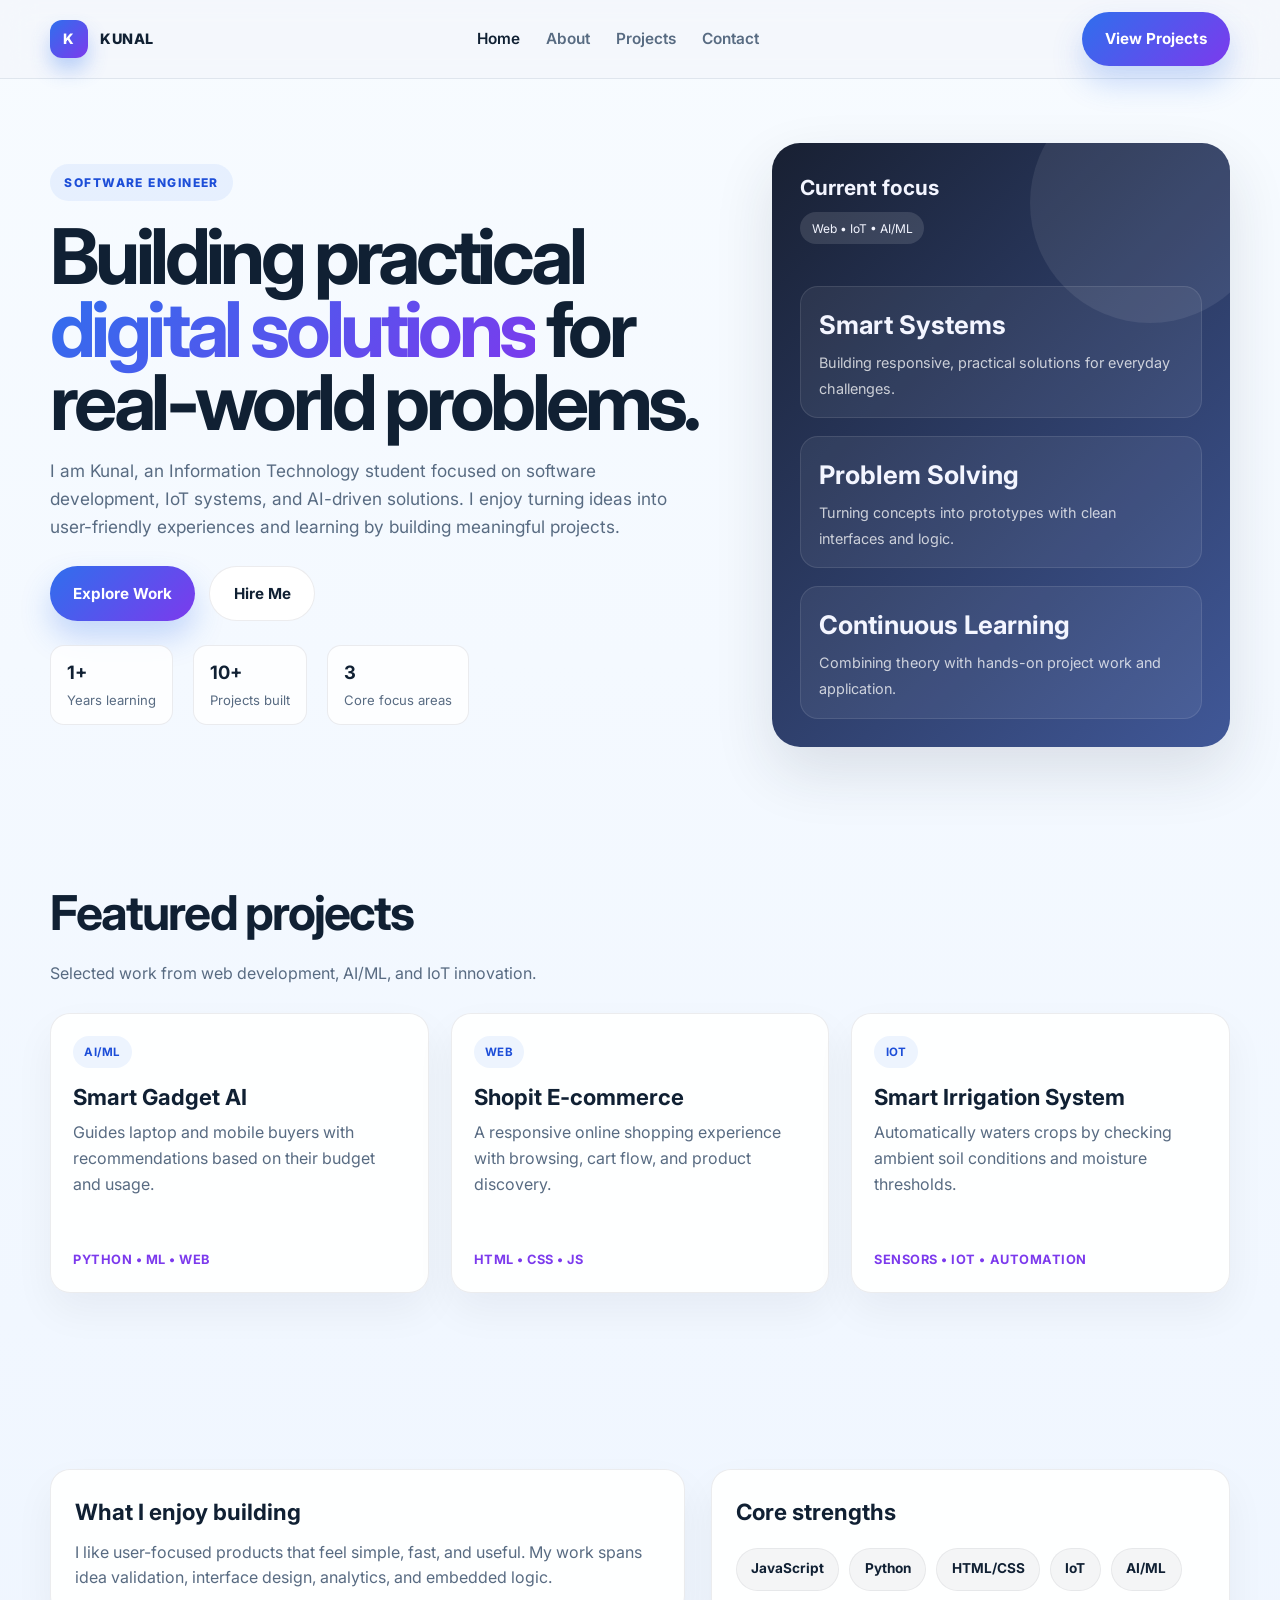
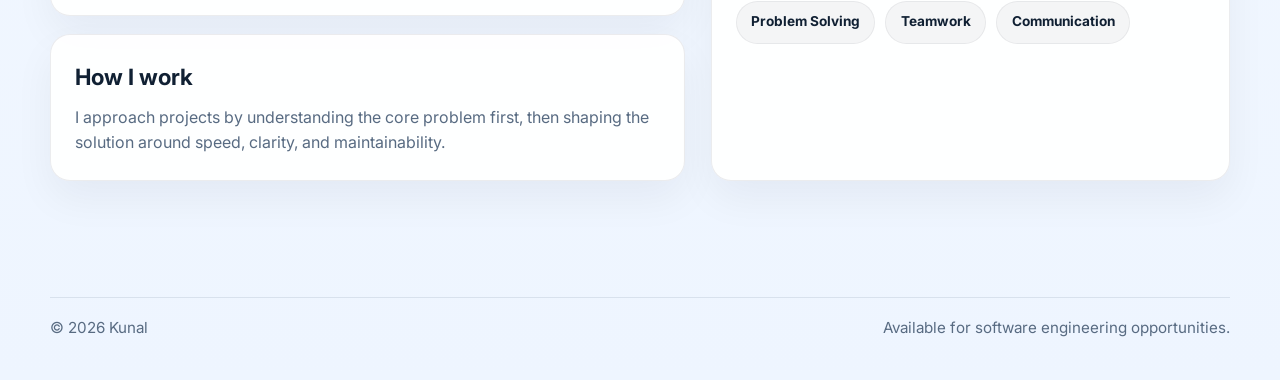
<file: index.html>
<!DOCTYPE html>
<html lang="en">
  <head>
    <meta charset="UTF-8" />
    <meta name="viewport" content="width=device-width, initial-scale=1.0" />
    <title>Kunal | Software Engineer Portfolio</title>
    <meta
      name="description"
      content="Portfolio of Kunal, a software engineer and learner focused on web, IoT, and AI/ML projects."
    />
    <link rel="preconnect" href="https://fonts.googleapis.com" />
    <link rel="preconnect" href="https://fonts.gstatic.com" crossorigin />
    <link
      href="https://fonts.googleapis.com/css2?family=Inter:wght@400;500;600;700;800;900&display=swap"
      rel="stylesheet"
    />
    <link rel="stylesheet" href="styles.css" />
  </head>
  <body>
    <header class="site-header">
      <div class="container navbar">
        <a href="index.html" class="brand" aria-label="Kunal home">
          <span class="brand-mark">K</span>
          <span>Kunal</span>
        </a>

        <nav class="nav-links" aria-label="Main navigation">
          <a href="index.html">Home</a>
          <a href="about.html">About</a>
          <a href="projects.html">Projects</a>
          <a href="contact.html">Contact</a>
        </nav>

        <div class="nav-actions">
          <a class="button primary" href="projects.html">View Projects</a>
          <button class="mobile-toggle" type="button" aria-label="Toggle menu">☰</button>
        </div>
      </div>
    </header>

    <main>
      <section class="hero section">
        <div class="container hero-grid">
          <div>
            <span class="eyebrow">Software Engineer</span>
            <h1>
              Building practical <span class="highlight">digital solutions</span>
              for real-world problems.
            </h1>
            <p class="hero-copy">
              I am Kunal, an Information Technology student focused on software development,
              IoT systems, and AI-driven solutions. I enjoy turning ideas into user-friendly
              experiences and learning by building meaningful projects.
            </p>

            <div class="hero-actions">
              <a class="button primary" href="projects.html">Explore Work</a>
              <a class="button secondary" href="contact.html">Hire Me</a>
            </div>

            <div class="quick-meta">
              <div class="stat-pill">
                <div>
                  <strong>1+</strong>
                  <span>Years learning</span>
                </div>
              </div>
              <div class="stat-pill">
                <div>
                  <strong>10+</strong>
                  <span>Projects built</span>
                </div>
              </div>
              <div class="stat-pill">
                <div>
                  <strong>3</strong>
                  <span>Core focus areas</span>
                </div>
              </div>
            </div>
          </div>

          <aside class="hero-card" aria-label="Profile summary">
            <h3>Current focus</h3>
            <span class="mini-label">Web • IoT • AI/ML</span>

            <div class="metric-box">
              <div class="metric">
                <strong>Smart Systems</strong>
                <span>Building responsive, practical solutions for everyday challenges.</span>
              </div>
              <div class="metric">
                <strong>Problem Solving</strong>
                <span>Turning concepts into prototypes with clean interfaces and logic.</span>
              </div>
              <div class="metric">
                <strong>Continuous Learning</strong>
                <span>Combining theory with hands-on project work and application.</span>
              </div>
            </div>
          </aside>
        </div>
      </section>

      <section class="section">
        <div class="container">
          <div class="section-header">
            <h2>Featured projects</h2>
            <p>Selected work from web development, AI/ML, and IoT innovation.</p>
          </div>

          <div class="card-grid">
            <article class="project-card">
              <span class="tag">AI/ML</span>
              <h3>Smart Gadget AI</h3>
              <p>Guides laptop and mobile buyers with recommendations based on their budget and usage.</p>
              <div class="stack">Python • ML • Web</div>
            </article>

            <article class="project-card">
              <span class="tag">Web</span>
              <h3>Shopit E-commerce</h3>
              <p>A responsive online shopping experience with browsing, cart flow, and product discovery.</p>
              <div class="stack">HTML • CSS • JS</div>
            </article>

            <article class="project-card">
              <span class="tag">IoT</span>
              <h3>Smart Irrigation System</h3>
              <p>Automatically waters crops by checking ambient soil conditions and moisture thresholds.</p>
              <div class="stack">Sensors • IOT • Automation</div>
            </article>
          </div>
        </div>
      </section>

      <section class="section">
        <div class="container two-column">
          <div class="text-list">
            <div class="info-card">
              <h3>What I enjoy building</h3>
              <p>
                I like user-focused products that feel simple, fast, and useful. My work spans idea validation,
                interface design, analytics, and embedded logic.
              </p>
            </div>

            <div class="info-card">
              <h3>How I work</h3>
              <p>
                I approach projects by understanding the core problem first, then shaping the solution around speed,
                clarity, and maintainability.
              </p>
            </div>
          </div>

          <div class="skill-card">
            <h3>Core strengths</h3>
            <div class="chip-list">
              <span class="chip">JavaScript</span>
              <span class="chip">Python</span>
              <span class="chip">HTML/CSS</span>
              <span class="chip">IoT</span>
              <span class="chip">AI/ML</span>
              <span class="chip">Problem Solving</span>
              <span class="chip">Teamwork</span>
              <span class="chip">Communication</span>
            </div>
          </div>
        </div>
      </section>
    </main>

    <footer class="footer">
      <div class="container footer-inner">
        <span>© <span id="year"></span> Kunal</span>
        <span>Available for software engineering opportunities.</span>
      </div>
    </footer>

    <script src="script.js"></script>
  </body>
</html>
</file>
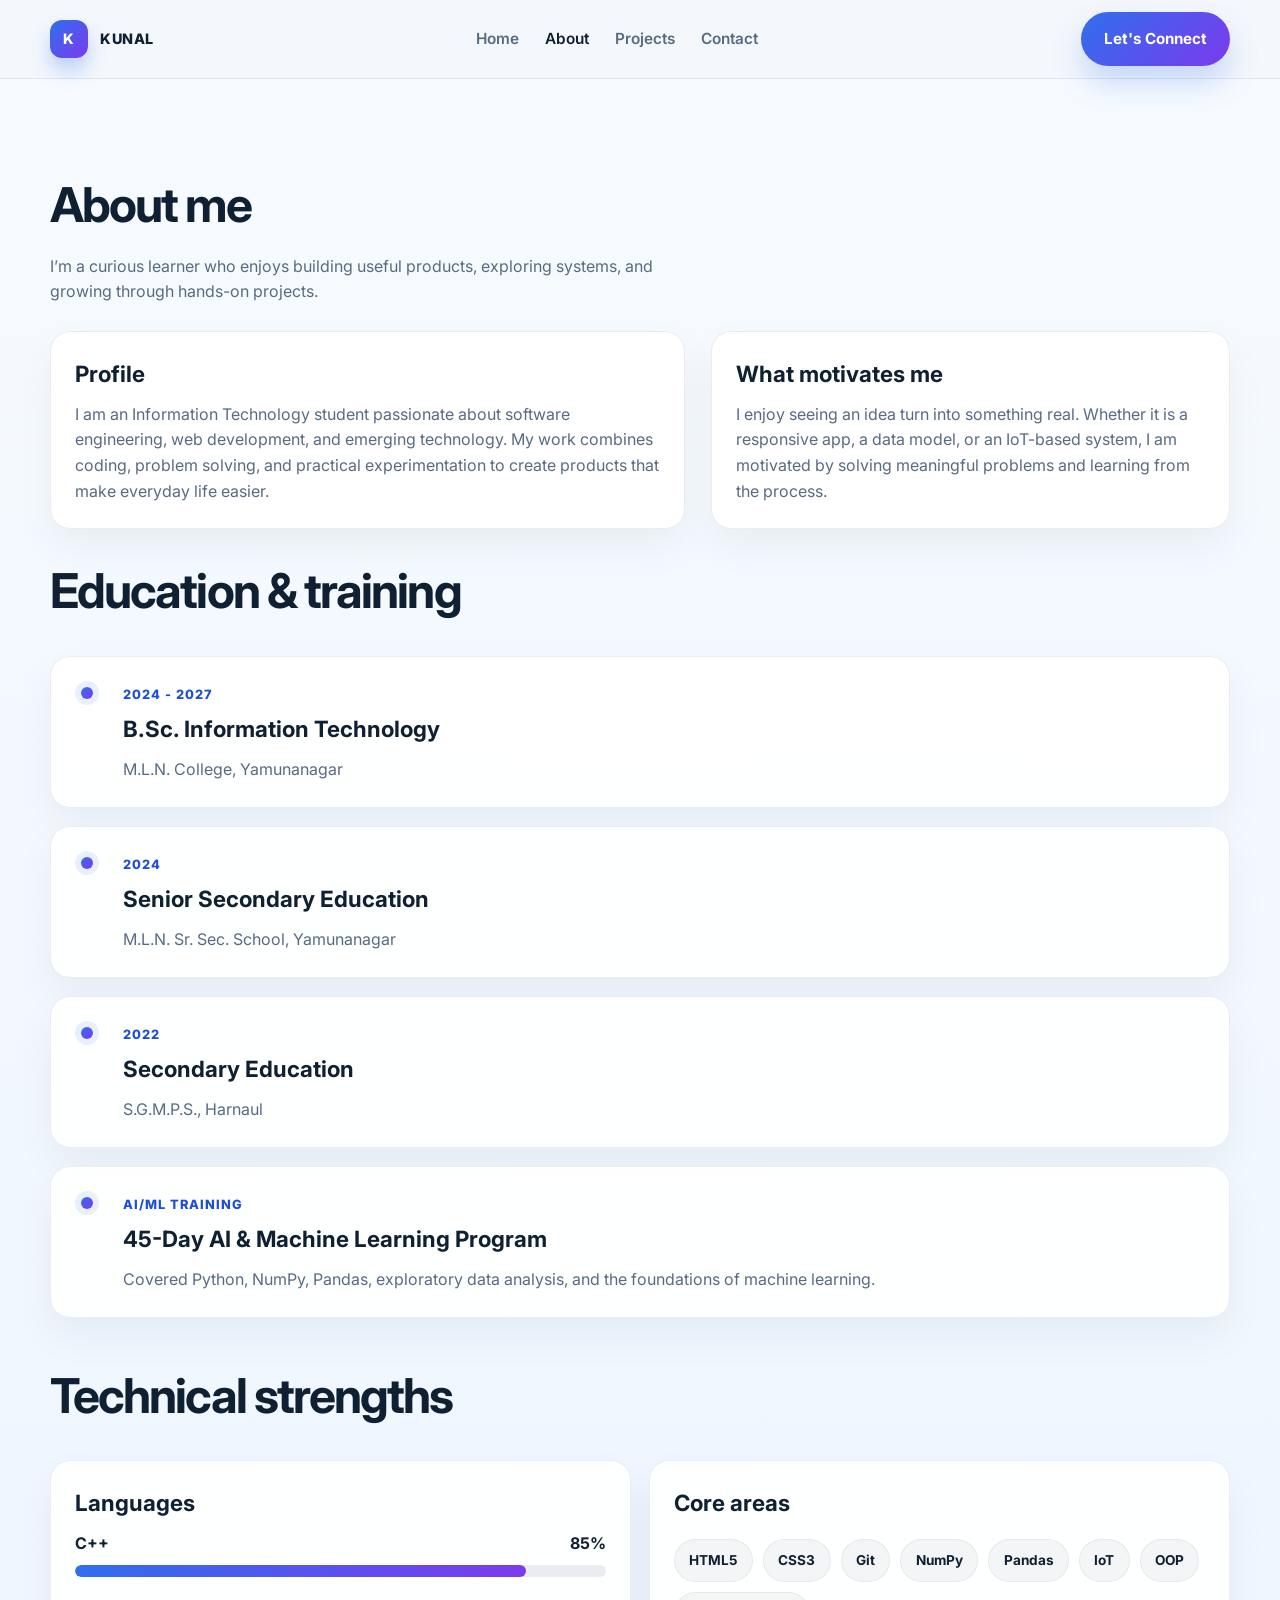
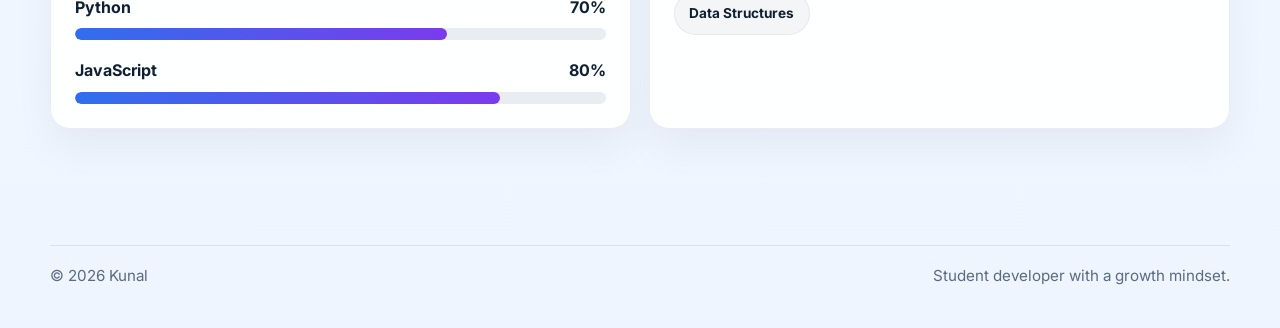
<file: about.html>
<!DOCTYPE html>
<html lang="en">
  <head>
    <meta charset="UTF-8" />
    <meta name="viewport" content="width=device-width, initial-scale=1.0" />
    <title>About | Kunal</title>
    <link rel="preconnect" href="https://fonts.googleapis.com" />
    <link rel="preconnect" href="https://fonts.gstatic.com" crossorigin />
    <link
      href="https://fonts.googleapis.com/css2?family=Inter:wght@400;500;600;700;800;900&display=swap"
      rel="stylesheet"
    />
    <link rel="stylesheet" href="styles.css" />
  </head>
  <body>
    <header class="site-header">
      <div class="container navbar">
        <a href="index.html" class="brand" aria-label="Kunal home">
          <span class="brand-mark">K</span>
          <span>Kunal</span>
        </a>

        <nav class="nav-links" aria-label="Main navigation">
          <a href="index.html">Home</a>
          <a href="about.html">About</a>
          <a href="projects.html">Projects</a>
          <a href="contact.html">Contact</a>
        </nav>

        <div class="nav-actions">
          <a class="button primary" href="contact.html">Let's Connect</a>
          <button class="mobile-toggle" type="button" aria-label="Toggle menu">☰</button>
        </div>
      </div>
    </header>

    <main class="section">
      <div class="container">
        <div class="section-header">
          <h2>About me</h2>
          <p>I’m a curious learner who enjoys building useful products, exploring systems, and growing through hands-on projects.</p>
        </div>

        <div class="two-column">
          <div class="info-card">
            <h3>Profile</h3>
            <p>
              I am an Information Technology student passionate about software engineering, web development, and emerging technology.
              My work combines coding, problem solving, and practical experimentation to create products that make everyday life easier.
            </p>
          </div>

          <div class="info-card">
            <h3>What motivates me</h3>
            <p>
              I enjoy seeing an idea turn into something real. Whether it is a responsive app, a data model,
              or an IoT-based system, I am motivated by solving meaningful problems and learning from the process.
            </p>
          </div>
        </div>

        <div class="section" style="padding-top: 24px; padding-bottom: 0;">
          <div class="section-header">
            <h2>Education & training</h2>
          </div>

          <div class="timeline">
            <article class="timeline-card">
              <span class="year">2024 - 2027</span>
              <h3>B.Sc. Information Technology</h3>
              <p>M.L.N. College, Yamunanagar</p>
            </article>

            <article class="timeline-card">
              <span class="year">2024</span>
              <h3>Senior Secondary Education</h3>
              <p>M.L.N. Sr. Sec. School, Yamunanagar</p>
            </article>

            <article class="timeline-card">
              <span class="year">2022</span>
              <h3>Secondary Education</h3>
              <p>S.G.M.P.S., Harnaul</p>
            </article>

            <article class="timeline-card">
              <span class="year">AI/ML Training</span>
              <h3>45-Day AI & Machine Learning Program</h3>
              <p>
                Covered Python, NumPy, Pandas, exploratory data analysis, and the foundations of machine learning.
              </p>
            </article>
          </div>
        </div>

        <div class="section" style="padding-top: 40px; padding-bottom: 0;">
          <div class="section-header">
            <h2>Technical strengths</h2>
          </div>

          <div class="skill-grid">
            <div class="skill-card">
              <h3>Languages</h3>
              <div class="skill-item">
                <div class="skill-meta"><span>C++</span><span>85%</span></div>
                <div class="skill-bar"><span style="width: 85%"></span></div>
              </div>
              <div class="skill-item">
                <div class="skill-meta"><span>Python</span><span>70%</span></div>
                <div class="skill-bar"><span style="width: 70%"></span></div>
              </div>
              <div class="skill-item">
                <div class="skill-meta"><span>JavaScript</span><span>80%</span></div>
                <div class="skill-bar"><span style="width: 80%"></span></div>
              </div>
            </div>

            <div class="skill-card">
              <h3>Core areas</h3>
              <div class="chip-list">
                <span class="chip">HTML5</span>
                <span class="chip">CSS3</span>
                <span class="chip">Git</span>
                <span class="chip">NumPy</span>
                <span class="chip">Pandas</span>
                <span class="chip">IoT</span>
                <span class="chip">OOP</span>
                <span class="chip">Data Structures</span>
              </div>
            </div>
          </div>
        </div>
      </div>
    </main>

    <footer class="footer">
      <div class="container footer-inner">
        <span>© <span id="year"></span> Kunal</span>
        <span>Student developer with a growth mindset.</span>
      </div>
    </footer>

    <script src="script.js"></script>
  </body>
</html>
</file>
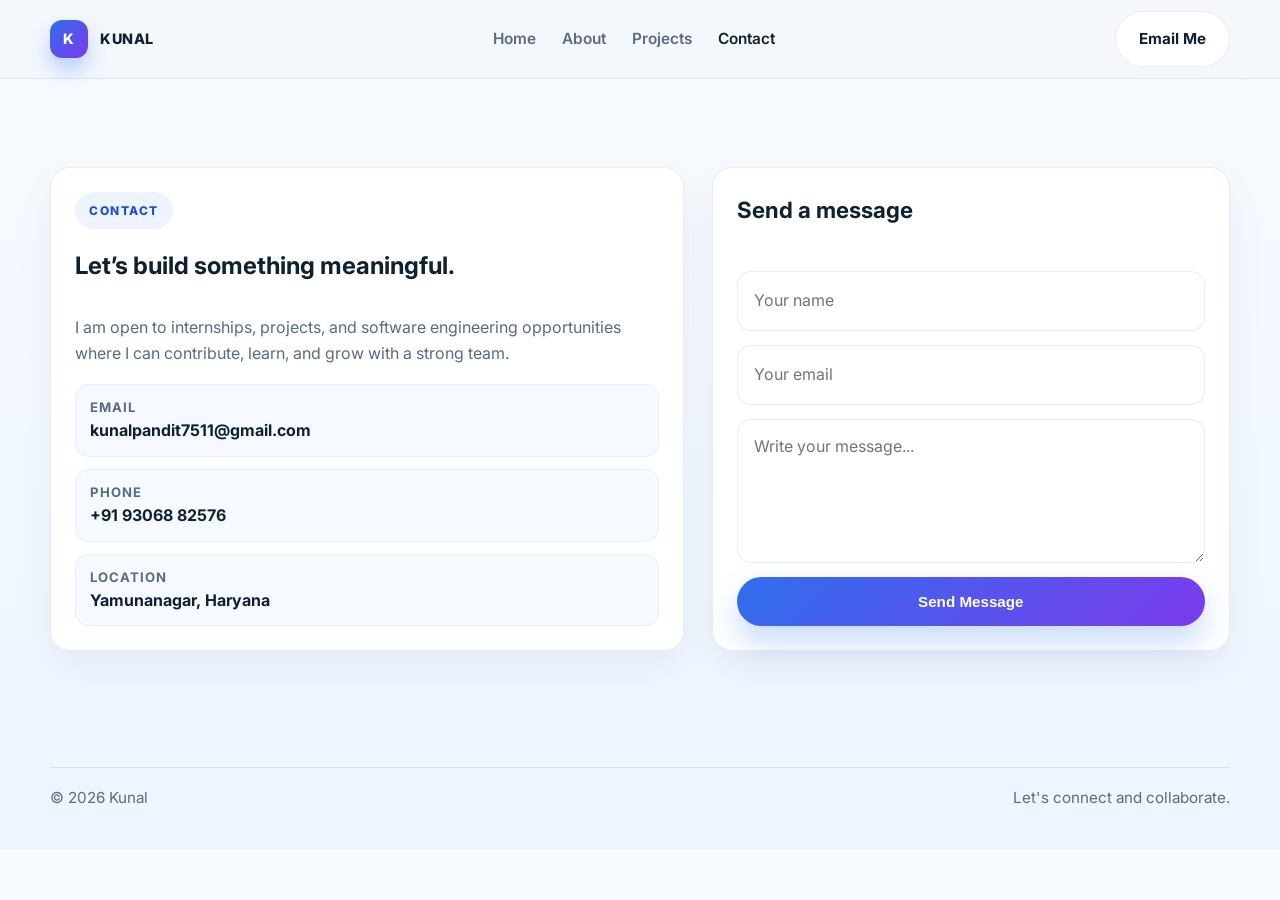
<file: contact.html>
<!DOCTYPE html>
<html lang="en">
  <head>
    <meta charset="UTF-8" />
    <meta name="viewport" content="width=device-width, initial-scale=1.0" />
    <title>Contact | Kunal</title>
    <link rel="preconnect" href="https://fonts.googleapis.com" />
    <link rel="preconnect" href="https://fonts.gstatic.com" crossorigin />
    <link
      href="https://fonts.googleapis.com/css2?family=Inter:wght@400;500;600;700;800;900&display=swap"
      rel="stylesheet"
    />
    <link rel="stylesheet" href="styles.css" />
  </head>
  <body>
    <header class="site-header">
      <div class="container navbar">
        <a href="index.html" class="brand" aria-label="Kunal home">
          <span class="brand-mark">K</span>
          <span>Kunal</span>
        </a>

        <nav class="nav-links" aria-label="Main navigation">
          <a href="index.html">Home</a>
          <a href="about.html">About</a>
          <a href="projects.html">Projects</a>
          <a href="contact.html">Contact</a>
        </nav>

        <div class="nav-actions">
          <a class="button secondary" href="mailto:kunalpandit7511@gmail.com">Email Me</a>
          <button class="mobile-toggle" type="button" aria-label="Toggle menu">☰</button>
        </div>
      </div>
    </header>

    <main class="section">
      <div class="container contact-layout">
        <div class="contact-panel">
          <div>
            <span class="eyebrow">Contact</span>
            <h2 style="margin-top: 18px; margin-bottom: 12px;">Let’s build something meaningful.</h2>
          </div>

          <p>
            I am open to internships, projects, and software engineering opportunities where I can contribute,
            learn, and grow with a strong team.
          </p>

          <div class="contact-list">
            <div class="contact-item">
              <div>
                <strong>Email</strong>
                <span>kunalpandit7511@gmail.com</span>
              </div>
            </div>

            <div class="contact-item">
              <div>
                <strong>Phone</strong>
                <span>+91 93068 82576</span>
              </div>
            </div>

            <div class="contact-item">
              <div>
                <strong>Location</strong>
                <span>Yamunanagar, Haryana</span>
              </div>
            </div>
          </div>
        </div>

        <div class="contact-panel">
          <h3>Send a message</h3>
          <form id="contactForm" class="contact-form">
            <input id="name" class="input" type="text" placeholder="Your name" aria-label="Your name" />
            <input id="email" class="input" type="email" placeholder="Your email" aria-label="Your email" />
            <textarea id="message" class="textarea" placeholder="Write your message..." aria-label="Your message"></textarea>
            <button class="button primary" type="submit">Send Message</button>
          </form>
        </div>
      </div>
    </main>

    <footer class="footer">
      <div class="container footer-inner">
        <span>© <span id="year"></span> Kunal</span>
        <span>Let's connect and collaborate.</span>
      </div>
    </footer>

    <script src="script.js"></script>
  </body>
</html>
</file>
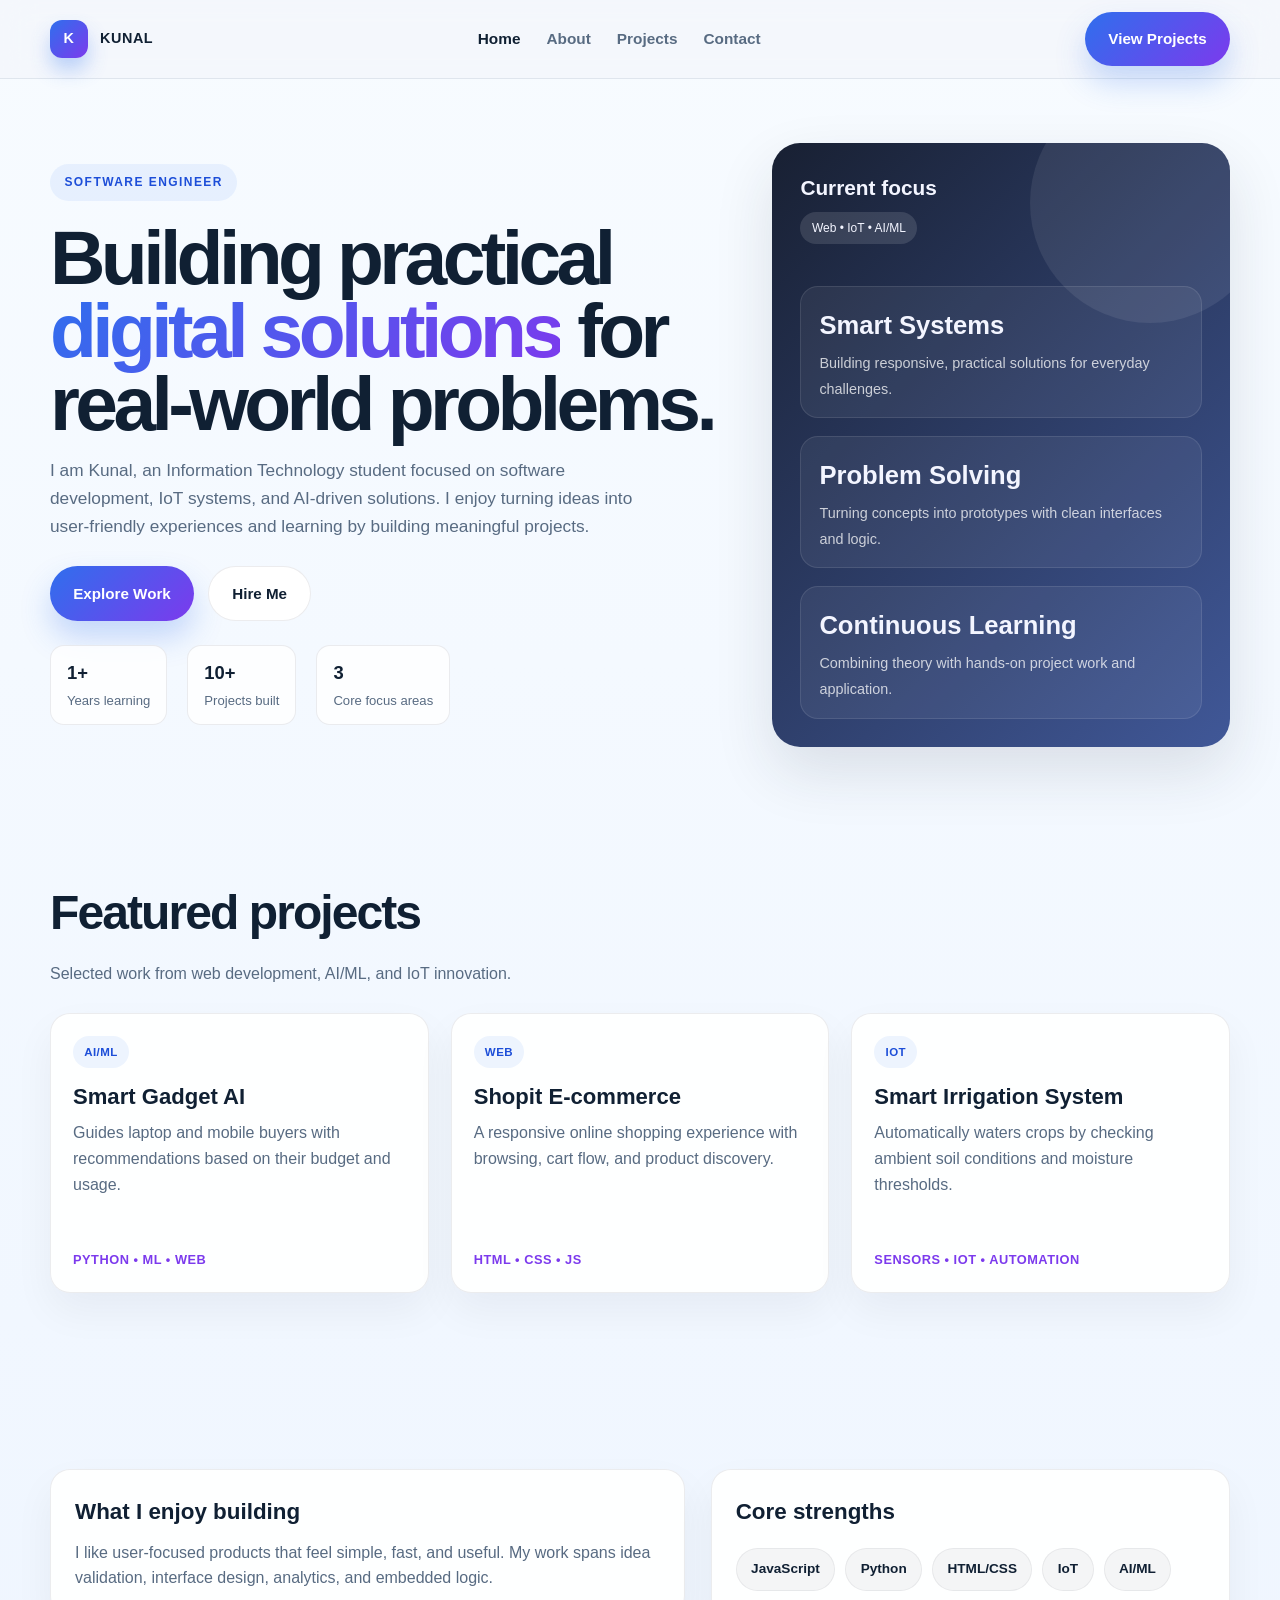
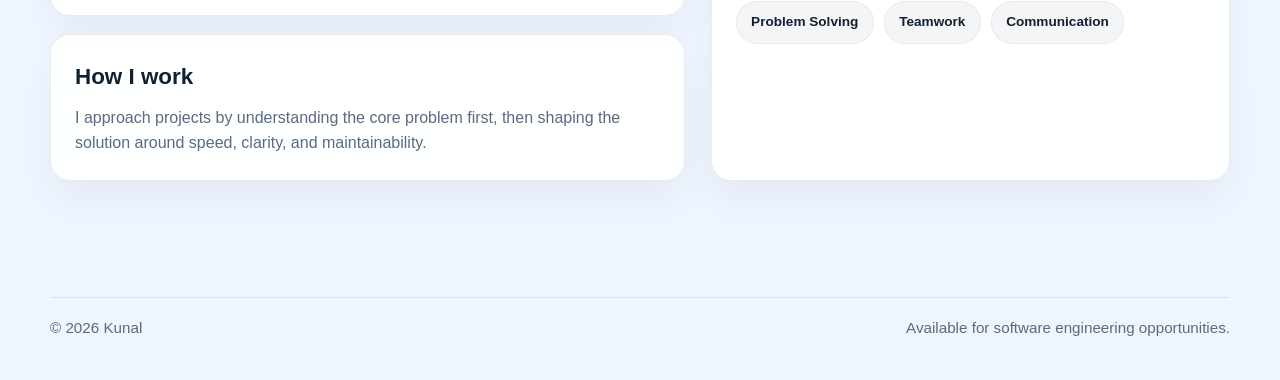
<file: kunal-portfolio.html>
<!DOCTYPE html>
<html lang="en">
  <head>
    <meta charset="UTF-8" />
    <meta name="viewport" content="width=device-width, initial-scale=1.0" />
    <title>Kunal | Portfolio</title>
    <meta http-equiv="refresh" content="0; url=index.html" />
    <style>
      body {
        margin: 0;
        min-height: 100vh;
        display: grid;
        place-items: center;
        font-family: Arial, sans-serif;
        background: linear-gradient(135deg, #eff6ff, #eef2ff);
        color: #0f172a;
      }
      .box {
        text-align: center;
        background: #fff;
        border-radius: 18px;
        padding: 32px 40px;
        box-shadow: 0 20px 40px rgba(15, 23, 42, 0.08);
      }
      a {
        color: #2f6fed;
        font-weight: 700;
      }
    </style>
  </head>
  <body>
    <div class="box">
      <h1>Redirecting to the portfolio homepage…</h1>
      <p>If the page does not open automatically, <a href="index.html">click here</a>.</p>
    </div>
  </body>
</html>
</file>
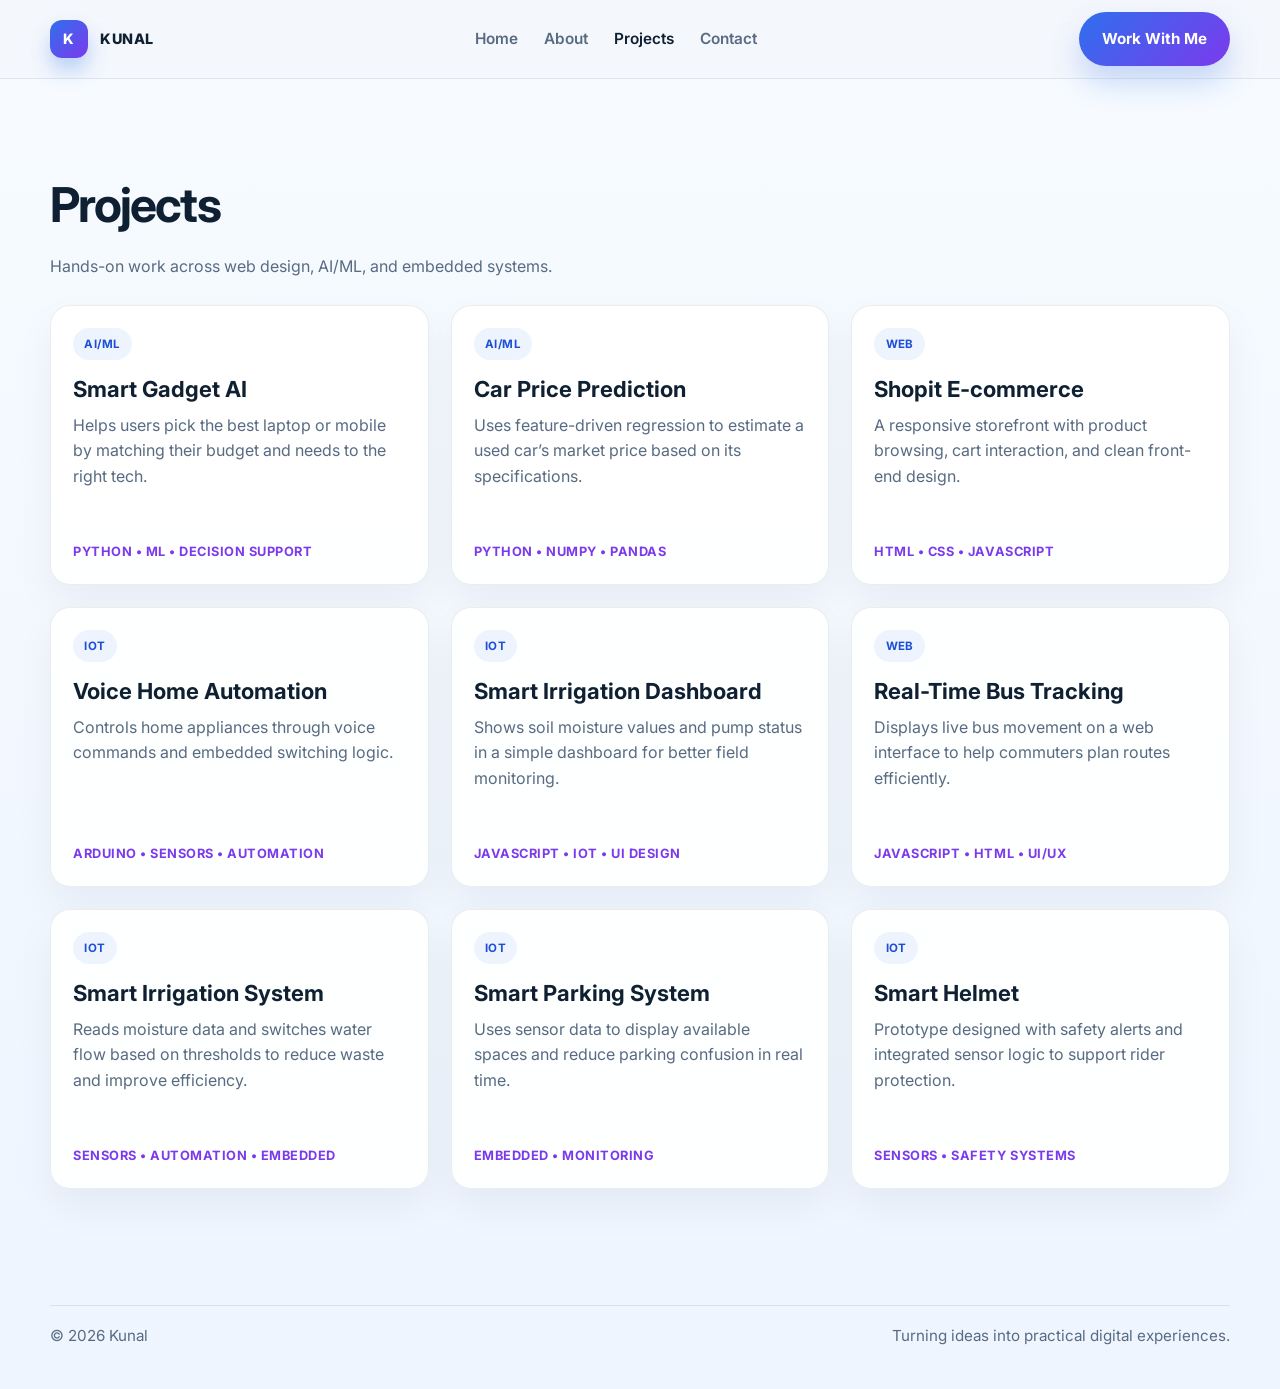
<file: projects.html>
<!DOCTYPE html>
<html lang="en">
  <head>
    <meta charset="UTF-8" />
    <meta name="viewport" content="width=device-width, initial-scale=1.0" />
    <title>Projects | Kunal</title>
    <link rel="preconnect" href="https://fonts.googleapis.com" />
    <link rel="preconnect" href="https://fonts.gstatic.com" crossorigin />
    <link
      href="https://fonts.googleapis.com/css2?family=Inter:wght@400;500;600;700;800;900&display=swap"
      rel="stylesheet"
    />
    <link rel="stylesheet" href="styles.css" />
  </head>
  <body>
    <header class="site-header">
      <div class="container navbar">
        <a href="index.html" class="brand" aria-label="Kunal home">
          <span class="brand-mark">K</span>
          <span>Kunal</span>
        </a>

        <nav class="nav-links" aria-label="Main navigation">
          <a href="index.html">Home</a>
          <a href="about.html">About</a>
          <a href="projects.html">Projects</a>
          <a href="contact.html">Contact</a>
        </nav>

        <div class="nav-actions">
          <a class="button primary" href="contact.html">Work With Me</a>
          <button class="mobile-toggle" type="button" aria-label="Toggle menu">☰</button>
        </div>
      </div>
    </header>

    <main class="section">
      <div class="container">
        <div class="section-header">
          <h2>Projects</h2>
          <p>Hands-on work across web design, AI/ML, and embedded systems.</p>
        </div>

        <div class="card-grid">
          <article class="project-card">
            <span class="tag">AI/ML</span>
            <h3>Smart Gadget AI</h3>
            <p>Helps users pick the best laptop or mobile by matching their budget and needs to the right tech.</p>
            <div class="stack">Python • ML • Decision Support</div>
          </article>

          <article class="project-card">
            <span class="tag">AI/ML</span>
            <h3>Car Price Prediction</h3>
            <p>Uses feature-driven regression to estimate a used car’s market price based on its specifications.</p>
            <div class="stack">Python • NumPy • Pandas</div>
          </article>

          <article class="project-card">
            <span class="tag">Web</span>
            <h3>Shopit E-commerce</h3>
            <p>A responsive storefront with product browsing, cart interaction, and clean front-end design.</p>
            <div class="stack">HTML • CSS • JavaScript</div>
          </article>

          <article class="project-card">
            <span class="tag">IoT</span>
            <h3>Voice Home Automation</h3>
            <p>Controls home appliances through voice commands and embedded switching logic.</p>
            <div class="stack">Arduino • Sensors • Automation</div>
          </article>

          <article class="project-card">
            <span class="tag">IoT</span>
            <h3>Smart Irrigation Dashboard</h3>
            <p>Shows soil moisture values and pump status in a simple dashboard for better field monitoring.</p>
            <div class="stack">JavaScript • IoT • UI Design</div>
          </article>

          <article class="project-card">
            <span class="tag">Web</span>
            <h3>Real-Time Bus Tracking</h3>
            <p>Displays live bus movement on a web interface to help commuters plan routes efficiently.</p>
            <div class="stack">JavaScript • HTML • UI/UX</div>
          </article>

          <article class="project-card">
            <span class="tag">IoT</span>
            <h3>Smart Irrigation System</h3>
            <p>Reads moisture data and switches water flow based on thresholds to reduce waste and improve efficiency.</p>
            <div class="stack">Sensors • Automation • Embedded</div>
          </article>

          <article class="project-card">
            <span class="tag">IoT</span>
            <h3>Smart Parking System</h3>
            <p>Uses sensor data to display available spaces and reduce parking confusion in real time.</p>
            <div class="stack">Embedded • Monitoring</div>
          </article>

          <article class="project-card">
            <span class="tag">IoT</span>
            <h3>Smart Helmet</h3>
            <p>Prototype designed with safety alerts and integrated sensor logic to support rider protection.</p>
            <div class="stack">Sensors • Safety Systems</div>
          </article>
        </div>
      </div>
    </main>

    <footer class="footer">
      <div class="container footer-inner">
        <span>© <span id="year"></span> Kunal</span>
        <span>Turning ideas into practical digital experiences.</span>
      </div>
    </footer>

    <script src="script.js"></script>
  </body>
</html>
</file>
<file: styles.css>
:root {
  --bg: #f3f7fb;
  --bg-alt: #edf4ff;
  --surface: #ffffff;
  --surface-strong: #0f172a;
  --surface-soft: #eef4ff;
  --text: #102033;
  --muted: #586b82;
  --primary: #2f6fed;
  --primary-strong: #1d4ed8;
  --secondary: #7c3aed;
  --success: #10b981;
  --warning: #f59e0b;
  --border: rgba(15, 23, 42, 0.08);
  --shadow: 0 25px 60px rgba(31, 41, 55, 0.12);
  --radius-xl: 28px;
  --radius-lg: 20px;
  --radius-md: 14px;
  --container: 1180px;
}

* { box-sizing: border-box; }

html {
  scroll-behavior: smooth;
}

body {
  margin: 0;
  font-family: "Inter", "Segoe UI", sans-serif;
  background: linear-gradient(180deg, #f7fbff 0%, #eef5ff 100%);
  color: var(--text);
  line-height: 1.6;
}

a {
  color: inherit;
  text-decoration: none;
}

img {
  max-width: 100%;
  display: block;
}

.container {
  width: min(var(--container), calc(100% - 32px));
  margin: 0 auto;
}

.site-header {
  position: sticky;
  top: 0;
  z-index: 50;
  backdrop-filter: blur(16px);
  background: rgba(244, 247, 251, 0.78);
  border-bottom: 1px solid rgba(148, 163, 184, 0.22);
}

.navbar {
  display: flex;
  align-items: center;
  justify-content: space-between;
  min-height: 78px;
  gap: 20px;
}

.brand {
  display: inline-flex;
  align-items: center;
  gap: 12px;
  font-weight: 800;
  letter-spacing: 0.04em;
  text-transform: uppercase;
  font-size: 0.9rem;
}

.brand-mark {
  width: 38px;
  height: 38px;
  display: grid;
  place-items: center;
  border-radius: 12px;
  background: linear-gradient(135deg, var(--primary), var(--secondary));
  color: white;
  font-weight: 800;
  box-shadow: 0 12px 20px rgba(47, 111, 237, 0.3);
}

.nav-links {
  display: flex;
  align-items: center;
  gap: 26px;
}

.nav-links a {
  font-size: 0.96rem;
  color: var(--muted);
  font-weight: 600;
  transition: color 0.2s ease;
}

.nav-links a:hover,
.nav-links a.active {
  color: var(--text);
}

.nav-actions {
  display: flex;
  align-items: center;
  gap: 12px;
}

.button {
  display: inline-flex;
  align-items: center;
  justify-content: center;
  gap: 8px;
  border: none;
  border-radius: 999px;
  padding: 0.9rem 1.45rem;
  font-weight: 700;
  font-size: 0.95rem;
  transition: transform 0.2s ease, box-shadow 0.2s ease;
  cursor: pointer;
}

.button:hover {
  transform: translateY(-1px);
}

.button.primary {
  background: linear-gradient(135deg, var(--primary), var(--secondary));
  color: #fff;
  box-shadow: 0 16px 30px rgba(47, 111, 237, 0.25);
}

.button.secondary {
  background: var(--surface);
  color: var(--text);
  border: 1px solid var(--border);
}

.mobile-toggle {
  display: none;
  width: 46px;
  height: 46px;
  border-radius: 12px;
  border: 1px solid var(--border);
  background: var(--surface);
  font-size: 1.5rem;
}

main {
  display: block;
}

.section {
  padding: 88px 0;
}

.hero {
  padding: 64px 0 40px;
}

.hero-grid {
  display: grid;
  grid-template-columns: 1.2fr 0.8fr;
  gap: 36px;
  align-items: center;
}

.eyebrow {
  display: inline-flex;
  align-items: center;
  gap: 8px;
  padding: 0.55rem 0.9rem;
  border-radius: 999px;
  background: rgba(47, 111, 237, 0.08);
  color: var(--primary-strong);
  font-size: 0.75rem;
  font-weight: 800;
  letter-spacing: 0.12em;
  text-transform: uppercase;
}

.hero h1 {
  font-size: clamp(2.8rem, 6vw, 5rem);
  line-height: 0.95;
  letter-spacing: -0.06em;
  margin: 20px 0 14px;
}

.hero h1 .highlight {
  background: linear-gradient(135deg, var(--primary), var(--secondary));
  -webkit-background-clip: text;
  background-clip: text;
  color: transparent;
}

.hero-copy {
  font-size: 1.08rem;
  max-width: 620px;
  color: var(--muted);
  margin-bottom: 26px;
}

.hero-actions {
  display: flex;
  flex-wrap: wrap;
  gap: 14px;
  margin-bottom: 24px;
}

.quick-meta {
  display: flex;
  flex-wrap: wrap;
  gap: 20px;
}

.stat-pill {
  display: flex;
  align-items: center;
  gap: 10px;
  padding: 0.72rem 1rem;
  background: rgba(255, 255, 255, 0.8);
  border: 1px solid var(--border);
  border-radius: 14px;
}

.stat-pill strong {
  display: block;
  font-size: 1.15rem;
}

.stat-pill span {
  font-size: 0.82rem;
  color: var(--muted);
}

.hero-card {
  position: relative;
  padding: 28px;
  border-radius: var(--radius-xl);
  background: linear-gradient(135deg, rgba(15, 23, 42, 0.96), rgba(49, 74, 143, 0.92));
  color: #f3f5ff;
  box-shadow: var(--shadow);
  overflow: hidden;
}

.hero-card::before {
  content: "";
  position: absolute;
  width: 240px;
  height: 240px;
  border-radius: 50%;
  background: rgba(255, 255, 255, 0.08);
  right: -40px;
  top: -60px;
}

.hero-card h3 {
  font-size: 1.3rem;
  margin: 0 0 8px;
}

.hero-card .mini-label {
  display: inline-block;
  padding: 0.4rem 0.72rem;
  border-radius: 999px;
  background: rgba(255, 255, 255, 0.12);
  font-size: 0.75rem;
  margin-bottom: 18px;
}

.metric-box {
  display: grid;
  gap: 18px;
  margin-top: 24px;
}

.metric {
  padding: 18px 18px 16px;
  background: rgba(255, 255, 255, 0.06);
  border: 1px solid rgba(255, 255, 255, 0.1);
  border-radius: 18px;
}

.metric strong {
  display: block;
  font-size: 1.6rem;
  margin-bottom: 4px;
}

.metric span {
  color: rgba(255, 255, 255, 0.75);
  font-size: 0.9rem;
}

.section-header {
  margin-bottom: 26px;
}

.section-header h2 {
  font-size: clamp(2rem, 4vw, 3rem);
  margin: 0 0 10px;
  letter-spacing: -0.04em;
}

.section-header p {
  margin: 0;
  color: var(--muted);
  max-width: 620px;
}

.card-grid {
  display: grid;
  grid-template-columns: repeat(3, minmax(0, 1fr));
  gap: 22px;
}

.project-card,
.info-card,
.skill-card,
.timeline-card,
.contact-panel,
.quote-card {
  background: rgba(255, 255, 255, 0.92);
  border: 1px solid var(--border);
  border-radius: var(--radius-lg);
  box-shadow: 0 18px 40px rgba(15, 23, 42, 0.05);
}

.project-card {
  padding: 22px;
  display: flex;
  flex-direction: column;
  min-height: 280px;
}

.tag {
  display: inline-flex;
  align-self: flex-start;
  padding: 0.42rem 0.7rem;
  border-radius: 999px;
  background: rgba(47, 111, 237, 0.08);
  color: var(--primary-strong);
  font-weight: 700;
  font-size: 0.72rem;
  letter-spacing: 0.04em;
  text-transform: uppercase;
}

.project-card h3 {
  margin: 16px 0 10px;
  font-size: 1.38rem;
  line-height: 1.2;
}

.project-card p {
  margin: 0 0 16px;
  color: var(--muted);
}

.project-card .stack {
  margin-top: auto;
  color: var(--secondary);
  font-weight: 700;
  font-size: 0.8rem;
  letter-spacing: 0.04em;
  text-transform: uppercase;
}

.text-list {
  display: grid;
  gap: 18px;
}

.info-card {
  padding: 24px;
}

.info-card h3,
.skill-card h3,
.contact-panel h3,
.timeline-card h3 {
  margin: 0 0 10px;
  font-size: 1.4rem;
}

.info-card p,
.contact-panel p,
.timeline-card p,
.skill-card p {
  margin: 0;
  color: var(--muted);
}

.two-column {
  display: grid;
  grid-template-columns: 1.1fr 0.9fr;
  gap: 26px;
}

.skill-grid {
  display: grid;
  grid-template-columns: repeat(2, minmax(0, 1fr));
  gap: 18px;
}

.skill-card,
.timeline-card,
.contact-panel,
.quote-card {
  padding: 24px;
}

.skill-item {
  margin-bottom: 18px;
}

.skill-item:last-child { margin-bottom: 0; }

.skill-meta {
  display: flex;
  justify-content: space-between;
  align-items: center;
  margin-bottom: 8px;
  font-weight: 700;
}

.skill-bar {
  height: 12px;
  border-radius: 999px;
  background: rgba(148, 163, 184, 0.2);
  overflow: hidden;
}

.skill-bar span {
  display: block;
  height: 100%;
  border-radius: inherit;
  background: linear-gradient(135deg, var(--primary), var(--secondary));
}

.timeline {
  display: grid;
  gap: 18px;
}

.timeline-card {
  position: relative;
  padding-left: 72px;
}

.timeline-card::before {
  content: "";
  position: absolute;
  left: 30px;
  top: 30px;
  width: 12px;
  height: 12px;
  border-radius: 50%;
  background: linear-gradient(135deg, var(--primary), var(--secondary));
  box-shadow: 0 0 0 6px rgba(47, 111, 237, 0.1);
}

.timeline-card .year {
  display: inline-block;
  color: var(--primary-strong);
  font-weight: 800;
  margin-bottom: 6px;
  font-size: 0.8rem;
  letter-spacing: 0.08em;
  text-transform: uppercase;
}

.chip-list {
  display: flex;
  flex-wrap: wrap;
  gap: 10px;
  margin-top: 18px;
}

.chip {
  padding: 0.6rem 0.9rem;
  border-radius: 999px;
  background: rgba(15, 23, 42, 0.04);
  color: var(--text);
  border: 1px solid rgba(15, 23, 42, 0.06);
  font-size: 0.85rem;
  font-weight: 700;
}

.contact-layout {
  display: grid;
  grid-template-columns: 1.1fr 0.9fr;
  gap: 28px;
}

.contact-panel {
  display: grid;
  gap: 18px;
}

.contact-list {
  display: grid;
  gap: 12px;
}

.contact-item {
  display: flex;
  align-items: center;
  gap: 12px;
  padding: 12px 14px;
  border-radius: 14px;
  background: rgba(47, 111, 237, 0.04);
  border: 1px solid rgba(47, 111, 237, 0.08);
}

.contact-item strong {
  display: block;
  font-size: 0.82rem;
  letter-spacing: 0.08em;
  text-transform: uppercase;
  color: var(--muted);
}

.contact-item span {
  font-weight: 700;
}

.contact-form {
  display: grid;
  gap: 14px;
}

.input,
.textarea {
  width: 100%;
  border: 1px solid var(--border);
  border-radius: 14px;
  padding: 0.9rem 1rem;
  font: inherit;
  background: rgba(255, 255, 255, 0.85);
  color: var(--text);
}

.textarea {
  min-height: 140px;
  resize: vertical;
}

.footer {
  padding: 28px 0 40px;
  color: var(--muted);
  font-size: 0.95rem;
}

.footer-inner {
  border-top: 1px solid rgba(148, 163, 184, 0.25);
  padding-top: 18px;
  display: flex;
  align-items: center;
  justify-content: space-between;
  gap: 12px;
}

@media (max-width: 880px) {
  .hero-grid,
  .two-column,
  .contact-layout,
  .card-grid {
    grid-template-columns: 1fr;
  }

  .skill-grid {
    grid-template-columns: 1fr;
  }

  .nav-links {
    position: absolute;
    top: 78px;
    left: 16px;
    right: 16px;
    padding: 18px 14px;
    border: 1px solid var(--border);
    border-radius: 18px;
    background: rgba(255, 255, 255, 0.96);
    box-shadow: 0 18px 40px rgba(15, 23, 42, 0.08);
    display: none;
    flex-direction: column;
    align-items: flex-start;
  }

  .nav-links.open {
    display: flex;
  }

  .mobile-toggle {
    display: inline-grid;
    place-items: center;
  }
}

@media (max-width: 520px) {
  .hero {
    padding-top: 40px;
  }

  .hero-actions,
  .quick-meta,
  .footer-inner {
    flex-direction: column;
    align-items: flex-start;
  }

  .button {
    width: 100%;
  }
}
</file>
